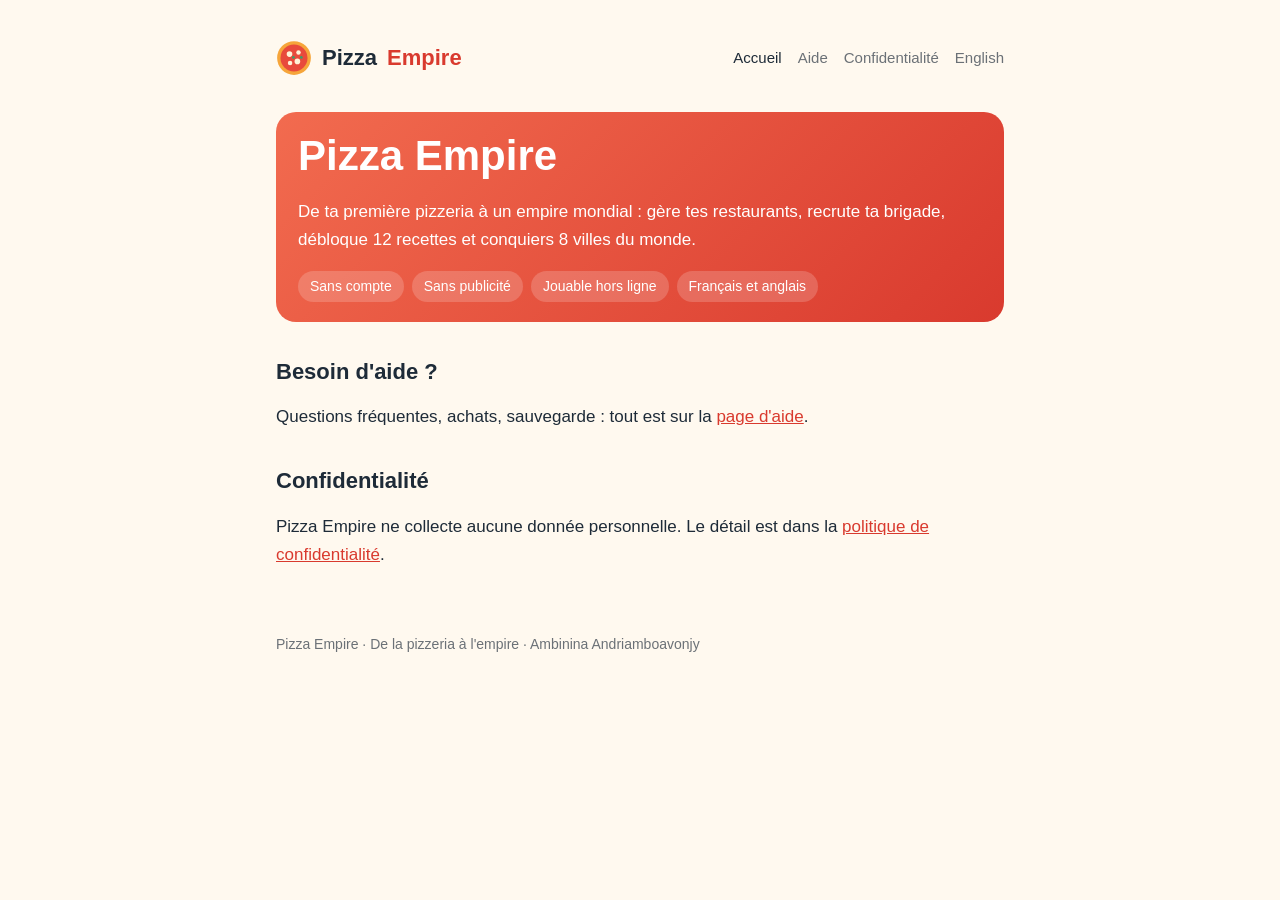
<file: index.html>
<!doctype html>
<html lang="fr"><head><meta charset="utf-8"><meta name="viewport" content="width=device-width,initial-scale=1">
<title>Accueil · Pizza Empire</title><meta name="description" content="Pizza Empire — De la pizzeria à l'empire">
<link rel="stylesheet" href="style.css"></head><body><main>
<header><a class="brand" href="index.html"><svg class="logo" viewBox="0 0 64 64" aria-hidden="true"><circle cx="32" cy="32" r="30" fill="#F6A53A"/><circle cx="32" cy="32" r="24" fill="#E84A3C"/><circle cx="24" cy="25" r="5" fill="#FFF3D8"/><circle cx="40" cy="22" r="4" fill="#FFF3D8"/><circle cx="38" cy="38" r="5" fill="#FFF3D8"/><circle cx="25" cy="41" r="4" fill="#FFF3D8"/><circle cx="31" cy="31" r="2.5" fill="#3D9B69"/><circle cx="45" cy="31" r="2.5" fill="#3D9B69"/></svg>Pizza <span>Empire</span></a><nav><a href="index.html" aria-current="page">Accueil</a><a href="support.html">Aide</a><a href="privacy.html">Confidentialité</a><a href="en/index.html" hreflang="en">English</a></nav></header>

<div class="card hero"><h1>Pizza Empire</h1>
<p>De ta première pizzeria à un empire mondial : gère tes restaurants, recrute ta brigade, débloque 12 recettes et conquiers 8 villes du monde.</p>
<ul class="chips"><li>Sans compte</li><li>Sans publicité</li><li>Jouable hors ligne</li><li>Français et anglais</li></ul></div>
<h2>Besoin d'aide ?</h2><p>Questions fréquentes, achats, sauvegarde : tout est sur la <a href="support.html">page d'aide</a>.</p>
<h2>Confidentialité</h2><p>Pizza Empire ne collecte aucune donnée personnelle. Le détail est dans la <a href="privacy.html">politique de confidentialité</a>.</p>

<footer>Pizza Empire · De la pizzeria à l'empire · Ambinina Andriamboavonjy</footer>
</main></body></html>
</file>
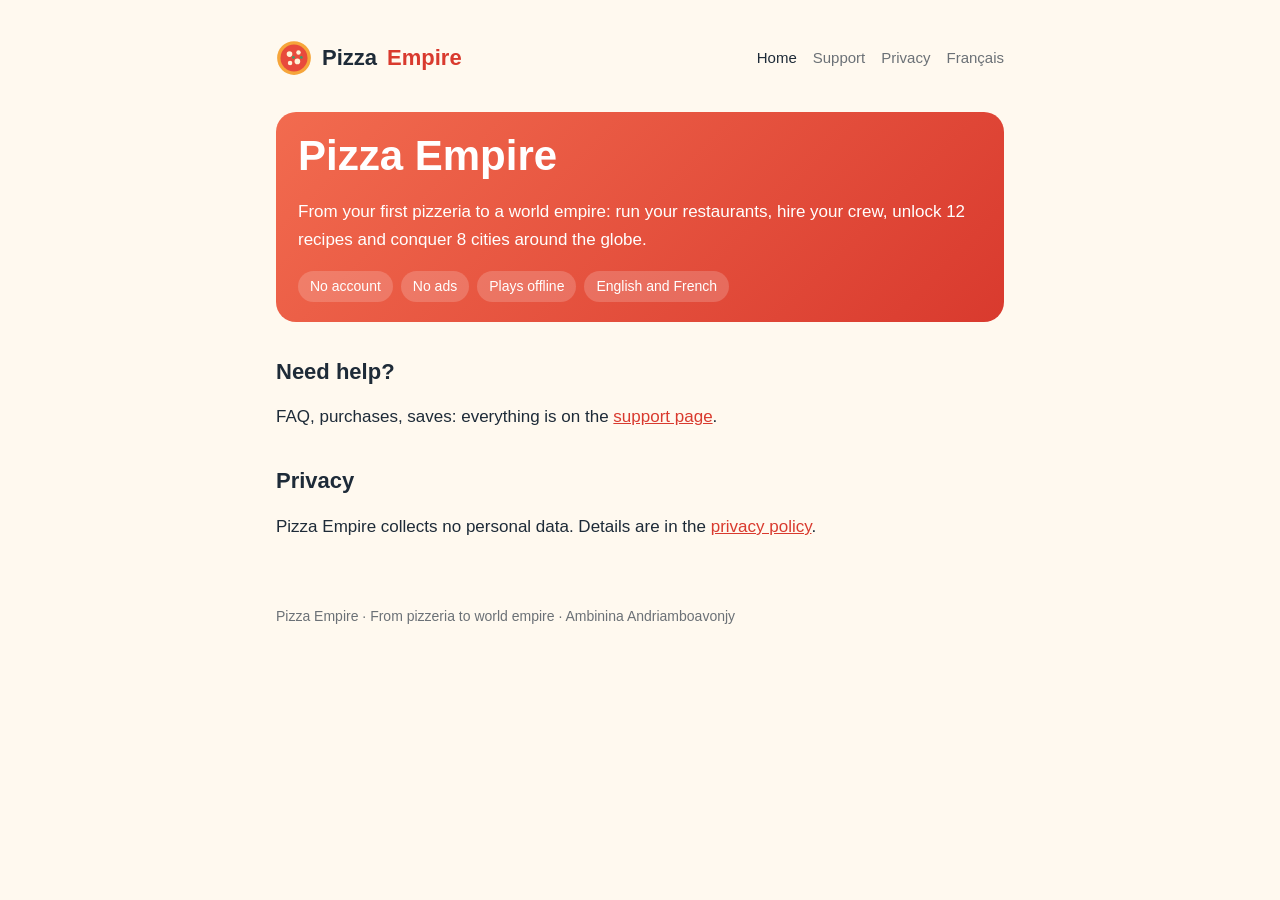
<file: en/index.html>
<!doctype html>
<html lang="en"><head><meta charset="utf-8"><meta name="viewport" content="width=device-width,initial-scale=1">
<title>Home · Pizza Empire</title><meta name="description" content="Pizza Empire — From pizzeria to world empire">
<link rel="stylesheet" href="../style.css"></head><body><main>
<header><a class="brand" href="index.html"><svg class="logo" viewBox="0 0 64 64" aria-hidden="true"><circle cx="32" cy="32" r="30" fill="#F6A53A"/><circle cx="32" cy="32" r="24" fill="#E84A3C"/><circle cx="24" cy="25" r="5" fill="#FFF3D8"/><circle cx="40" cy="22" r="4" fill="#FFF3D8"/><circle cx="38" cy="38" r="5" fill="#FFF3D8"/><circle cx="25" cy="41" r="4" fill="#FFF3D8"/><circle cx="31" cy="31" r="2.5" fill="#3D9B69"/><circle cx="45" cy="31" r="2.5" fill="#3D9B69"/></svg>Pizza <span>Empire</span></a><nav><a href="index.html" aria-current="page">Home</a><a href="support.html">Support</a><a href="privacy.html">Privacy</a><a href="../index.html" hreflang="fr">Français</a></nav></header>

<div class="card hero"><h1>Pizza Empire</h1>
<p>From your first pizzeria to a world empire: run your restaurants, hire your crew, unlock 12 recipes and conquer 8 cities around the globe.</p>
<ul class="chips"><li>No account</li><li>No ads</li><li>Plays offline</li><li>English and French</li></ul></div>
<h2>Need help?</h2><p>FAQ, purchases, saves: everything is on the <a href="support.html">support page</a>.</p>
<h2>Privacy</h2><p>Pizza Empire collects no personal data. Details are in the <a href="privacy.html">privacy policy</a>.</p>

<footer>Pizza Empire · From pizzeria to world empire · Ambinina Andriamboavonjy</footer>
</main></body></html>
</file>
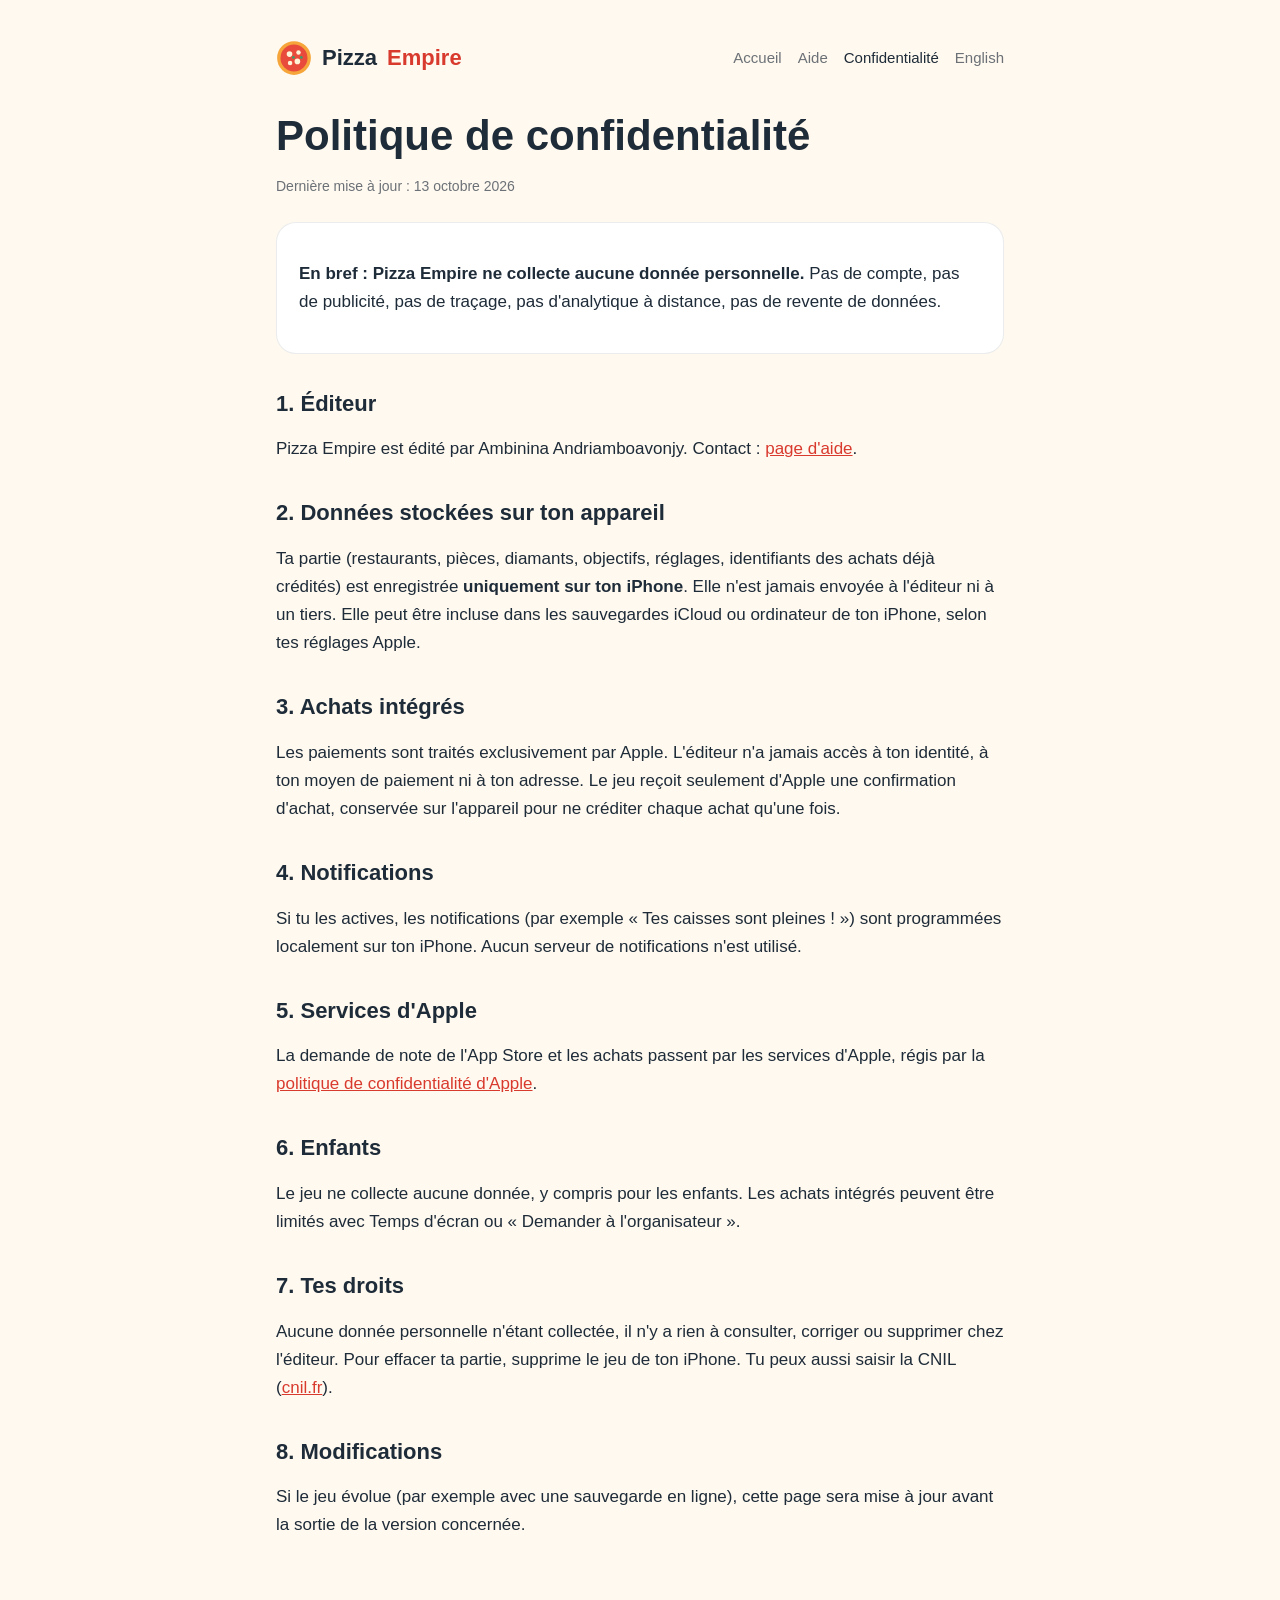
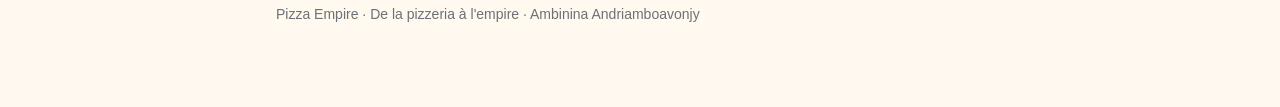
<file: privacy.html>
<!doctype html>
<html lang="fr"><head><meta charset="utf-8"><meta name="viewport" content="width=device-width,initial-scale=1">
<title>Confidentialité · Pizza Empire</title><meta name="description" content="Pizza Empire — De la pizzeria à l'empire">
<link rel="stylesheet" href="style.css"></head><body><main>
<header><a class="brand" href="index.html"><svg class="logo" viewBox="0 0 64 64" aria-hidden="true"><circle cx="32" cy="32" r="30" fill="#F6A53A"/><circle cx="32" cy="32" r="24" fill="#E84A3C"/><circle cx="24" cy="25" r="5" fill="#FFF3D8"/><circle cx="40" cy="22" r="4" fill="#FFF3D8"/><circle cx="38" cy="38" r="5" fill="#FFF3D8"/><circle cx="25" cy="41" r="4" fill="#FFF3D8"/><circle cx="31" cy="31" r="2.5" fill="#3D9B69"/><circle cx="45" cy="31" r="2.5" fill="#3D9B69"/></svg>Pizza <span>Empire</span></a><nav><a href="index.html">Accueil</a><a href="support.html">Aide</a><a href="privacy.html" aria-current="page">Confidentialité</a><a href="en/privacy.html" hreflang="en">English</a></nav></header>

<h1>Politique de confidentialité</h1><p class="meta">Dernière mise à jour : 13 octobre 2026</p>
<div class="card"><p><strong>En bref : Pizza Empire ne collecte aucune donnée personnelle.</strong> Pas de compte, pas de publicité, pas de traçage, pas d'analytique à distance, pas de revente de données.</p></div>

<h2>1. Éditeur</h2><p>Pizza Empire est édité par Ambinina Andriamboavonjy. Contact : <a href="support.html">page d'aide</a>.</p>

<h2>2. Données stockées sur ton appareil</h2>
<p>Ta partie (restaurants, pièces, diamants, objectifs, réglages, identifiants des achats déjà crédités) est enregistrée <strong>uniquement sur ton iPhone</strong>. Elle n'est jamais envoyée à l'éditeur ni à un tiers. Elle peut être incluse dans les sauvegardes iCloud ou ordinateur de ton iPhone, selon tes réglages Apple.</p>

<h2>3. Achats intégrés</h2>
<p>Les paiements sont traités exclusivement par Apple. L'éditeur n'a jamais accès à ton identité, à ton moyen de paiement ni à ton adresse. Le jeu reçoit seulement d'Apple une confirmation d'achat, conservée sur l'appareil pour ne créditer chaque achat qu'une fois.</p>

<h2>4. Notifications</h2>
<p>Si tu les actives, les notifications (par exemple « Tes caisses sont pleines ! ») sont programmées localement sur ton iPhone. Aucun serveur de notifications n'est utilisé.</p>

<h2>5. Services d'Apple</h2>
<p>La demande de note de l'App Store et les achats passent par les services d'Apple, régis par la <a href="https://www.apple.com/legal/privacy/">politique de confidentialité d'Apple</a>.</p>

<h2>6. Enfants</h2>
<p>Le jeu ne collecte aucune donnée, y compris pour les enfants. Les achats intégrés peuvent être limités avec Temps d'écran ou « Demander à l'organisateur ».</p>

<h2>7. Tes droits</h2>
<p>Aucune donnée personnelle n'étant collectée, il n'y a rien à consulter, corriger ou supprimer chez l'éditeur. Pour effacer ta partie, supprime le jeu de ton iPhone. Tu peux aussi saisir la CNIL (<a href="https://www.cnil.fr">cnil.fr</a>).</p>

<h2>8. Modifications</h2>
<p>Si le jeu évolue (par exemple avec une sauvegarde en ligne), cette page sera mise à jour avant la sortie de la version concernée.</p>

<footer>Pizza Empire · De la pizzeria à l'empire · Ambinina Andriamboavonjy</footer>
</main></body></html>
</file>
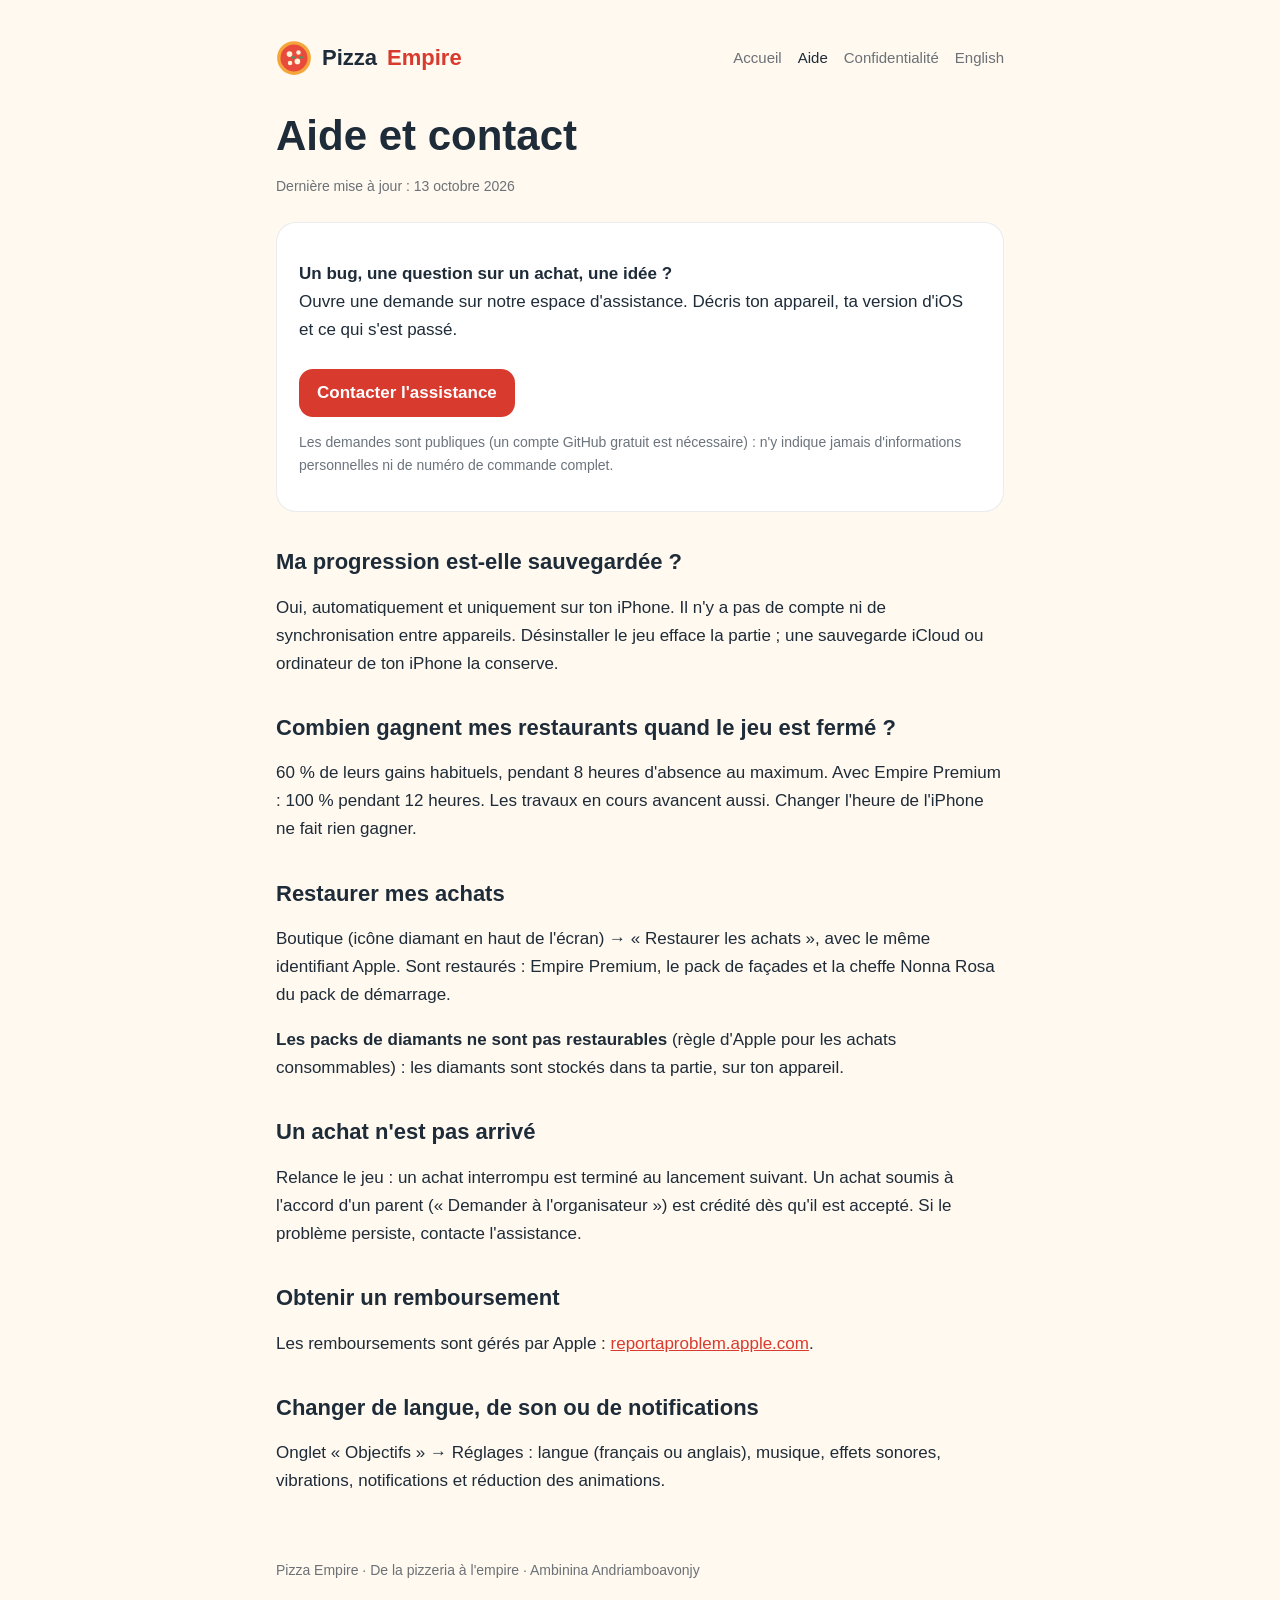
<file: support.html>
<!doctype html>
<html lang="fr"><head><meta charset="utf-8"><meta name="viewport" content="width=device-width,initial-scale=1">
<title>Aide · Pizza Empire</title><meta name="description" content="Pizza Empire — De la pizzeria à l'empire">
<link rel="stylesheet" href="style.css"></head><body><main>
<header><a class="brand" href="index.html"><svg class="logo" viewBox="0 0 64 64" aria-hidden="true"><circle cx="32" cy="32" r="30" fill="#F6A53A"/><circle cx="32" cy="32" r="24" fill="#E84A3C"/><circle cx="24" cy="25" r="5" fill="#FFF3D8"/><circle cx="40" cy="22" r="4" fill="#FFF3D8"/><circle cx="38" cy="38" r="5" fill="#FFF3D8"/><circle cx="25" cy="41" r="4" fill="#FFF3D8"/><circle cx="31" cy="31" r="2.5" fill="#3D9B69"/><circle cx="45" cy="31" r="2.5" fill="#3D9B69"/></svg>Pizza <span>Empire</span></a><nav><a href="index.html">Accueil</a><a href="support.html" aria-current="page">Aide</a><a href="privacy.html">Confidentialité</a><a href="en/support.html" hreflang="en">English</a></nav></header>

<h1>Aide et contact</h1><p class="meta">Dernière mise à jour : 13 octobre 2026</p>
<div class="card"><p><strong>Un bug, une question sur un achat, une idée ?</strong><br>
Ouvre une demande sur notre espace d'assistance. Décris ton appareil, ta version d'iOS et ce qui s'est passé.</p>
<a class="button" href="https://github.com/ambinina1985/pizza-empire-support/issues/new">Contacter l'assistance</a>
<p class="meta">Les demandes sont publiques (un compte GitHub gratuit est nécessaire) : n'y indique jamais d'informations personnelles ni de numéro de commande complet.</p></div>

<h2>Ma progression est-elle sauvegardée ?</h2>
<p>Oui, automatiquement et uniquement sur ton iPhone. Il n'y a pas de compte ni de synchronisation entre appareils. Désinstaller le jeu efface la partie ; une sauvegarde iCloud ou ordinateur de ton iPhone la conserve.</p>

<h2>Combien gagnent mes restaurants quand le jeu est fermé ?</h2>
<p>60 % de leurs gains habituels, pendant 8 heures d'absence au maximum. Avec Empire Premium : 100 % pendant 12 heures. Les travaux en cours avancent aussi. Changer l'heure de l'iPhone ne fait rien gagner.</p>

<h2>Restaurer mes achats</h2>
<p>Boutique (icône diamant en haut de l'écran) → « Restaurer les achats », avec le même identifiant Apple. Sont restaurés : Empire Premium, le pack de façades et la cheffe Nonna Rosa du pack de démarrage.</p>
<p><strong>Les packs de diamants ne sont pas restaurables</strong> (règle d'Apple pour les achats consommables) : les diamants sont stockés dans ta partie, sur ton appareil.</p>

<h2>Un achat n'est pas arrivé</h2>
<p>Relance le jeu : un achat interrompu est terminé au lancement suivant. Un achat soumis à l'accord d'un parent (« Demander à l'organisateur ») est crédité dès qu'il est accepté. Si le problème persiste, contacte l'assistance.</p>

<h2>Obtenir un remboursement</h2>
<p>Les remboursements sont gérés par Apple : <a href="https://reportaproblem.apple.com">reportaproblem.apple.com</a>.</p>

<h2>Changer de langue, de son ou de notifications</h2>
<p>Onglet « Objectifs » → Réglages : langue (français ou anglais), musique, effets sonores, vibrations, notifications et réduction des animations.</p>

<footer>Pizza Empire · De la pizzeria à l'empire · Ambinina Andriamboavonjy</footer>
</main></body></html>
</file>
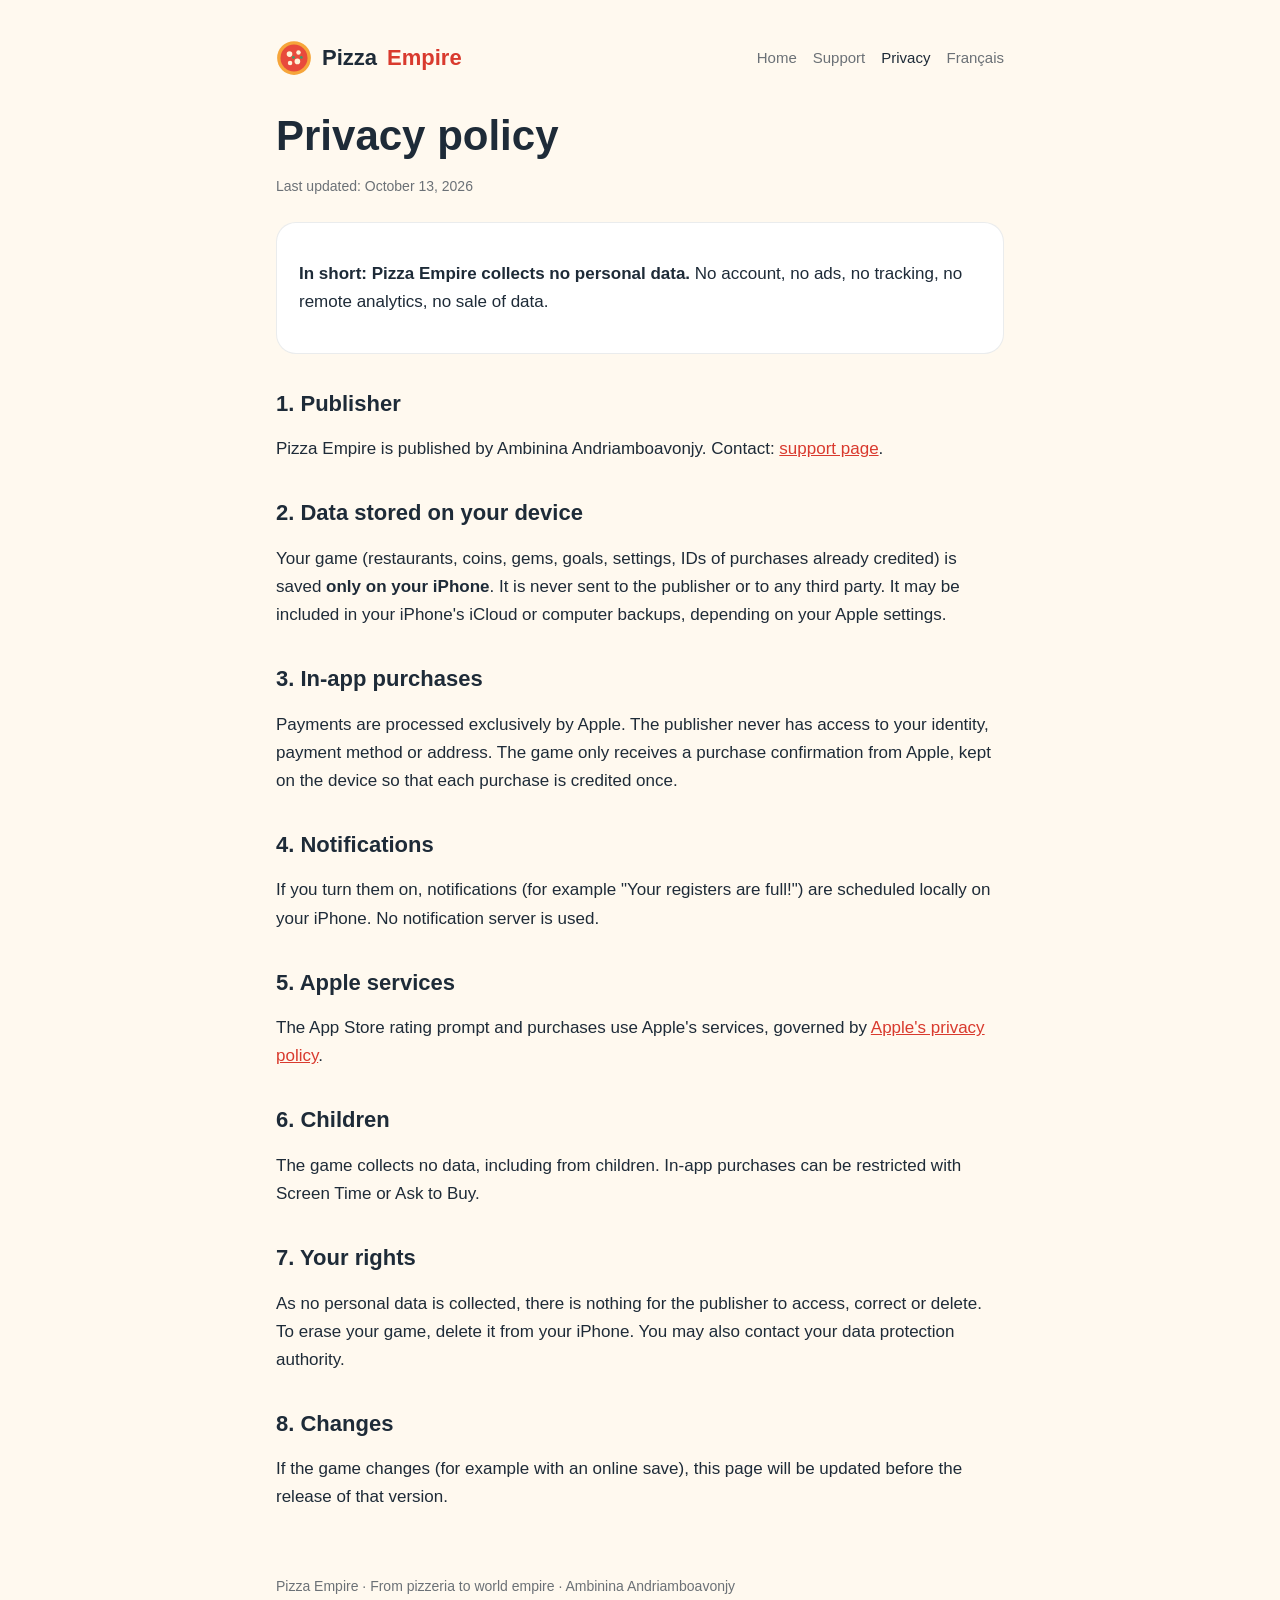
<file: en/privacy.html>
<!doctype html>
<html lang="en"><head><meta charset="utf-8"><meta name="viewport" content="width=device-width,initial-scale=1">
<title>Privacy · Pizza Empire</title><meta name="description" content="Pizza Empire — From pizzeria to world empire">
<link rel="stylesheet" href="../style.css"></head><body><main>
<header><a class="brand" href="index.html"><svg class="logo" viewBox="0 0 64 64" aria-hidden="true"><circle cx="32" cy="32" r="30" fill="#F6A53A"/><circle cx="32" cy="32" r="24" fill="#E84A3C"/><circle cx="24" cy="25" r="5" fill="#FFF3D8"/><circle cx="40" cy="22" r="4" fill="#FFF3D8"/><circle cx="38" cy="38" r="5" fill="#FFF3D8"/><circle cx="25" cy="41" r="4" fill="#FFF3D8"/><circle cx="31" cy="31" r="2.5" fill="#3D9B69"/><circle cx="45" cy="31" r="2.5" fill="#3D9B69"/></svg>Pizza <span>Empire</span></a><nav><a href="index.html">Home</a><a href="support.html">Support</a><a href="privacy.html" aria-current="page">Privacy</a><a href="../privacy.html" hreflang="fr">Français</a></nav></header>

<h1>Privacy policy</h1><p class="meta">Last updated: October 13, 2026</p>
<div class="card"><p><strong>In short: Pizza Empire collects no personal data.</strong> No account, no ads, no tracking, no remote analytics, no sale of data.</p></div>

<h2>1. Publisher</h2><p>Pizza Empire is published by Ambinina Andriamboavonjy. Contact: <a href="support.html">support page</a>.</p>

<h2>2. Data stored on your device</h2>
<p>Your game (restaurants, coins, gems, goals, settings, IDs of purchases already credited) is saved <strong>only on your iPhone</strong>. It is never sent to the publisher or to any third party. It may be included in your iPhone's iCloud or computer backups, depending on your Apple settings.</p>

<h2>3. In-app purchases</h2>
<p>Payments are processed exclusively by Apple. The publisher never has access to your identity, payment method or address. The game only receives a purchase confirmation from Apple, kept on the device so that each purchase is credited once.</p>

<h2>4. Notifications</h2>
<p>If you turn them on, notifications (for example "Your registers are full!") are scheduled locally on your iPhone. No notification server is used.</p>

<h2>5. Apple services</h2>
<p>The App Store rating prompt and purchases use Apple's services, governed by <a href="https://www.apple.com/legal/privacy/">Apple's privacy policy</a>.</p>

<h2>6. Children</h2>
<p>The game collects no data, including from children. In-app purchases can be restricted with Screen Time or Ask to Buy.</p>

<h2>7. Your rights</h2>
<p>As no personal data is collected, there is nothing for the publisher to access, correct or delete. To erase your game, delete it from your iPhone. You may also contact your data protection authority.</p>

<h2>8. Changes</h2>
<p>If the game changes (for example with an online save), this page will be updated before the release of that version.</p>

<footer>Pizza Empire · From pizzeria to world empire · Ambinina Andriamboavonjy</footer>
</main></body></html>
</file>
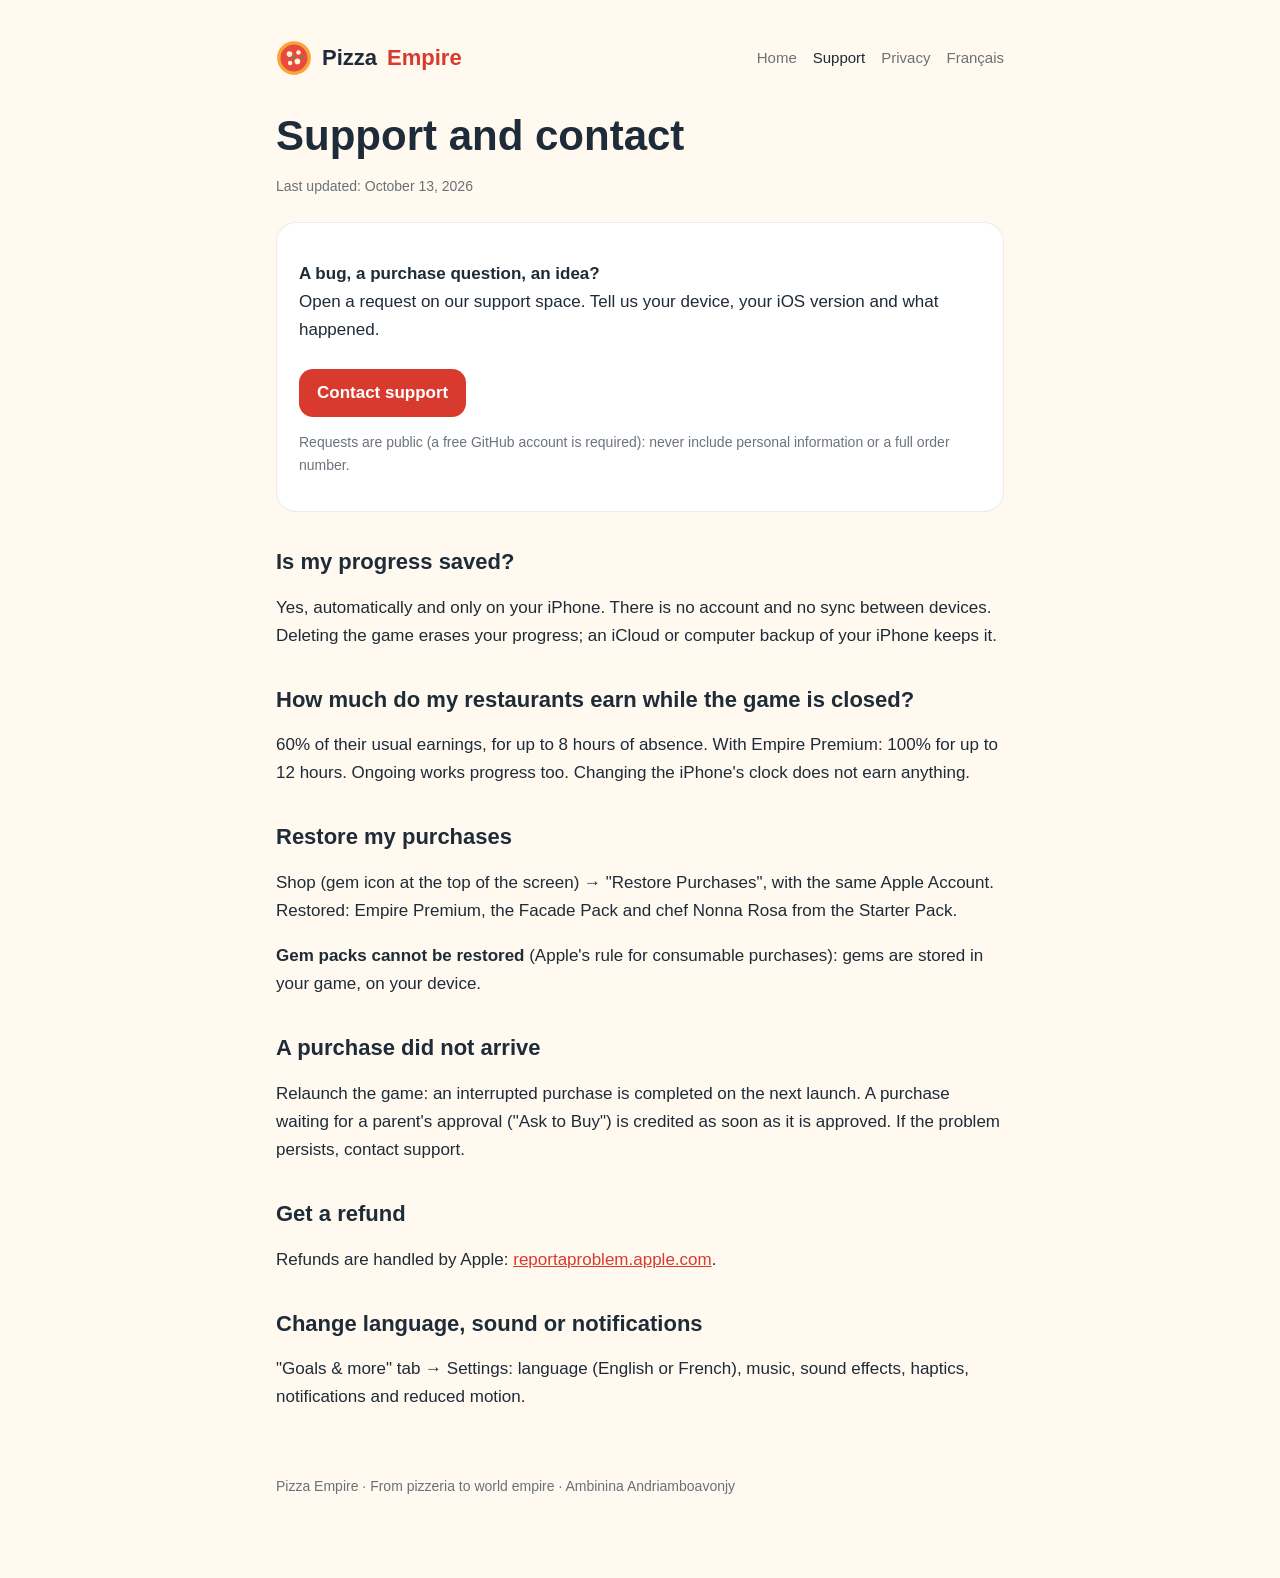
<file: en/support.html>
<!doctype html>
<html lang="en"><head><meta charset="utf-8"><meta name="viewport" content="width=device-width,initial-scale=1">
<title>Support · Pizza Empire</title><meta name="description" content="Pizza Empire — From pizzeria to world empire">
<link rel="stylesheet" href="../style.css"></head><body><main>
<header><a class="brand" href="index.html"><svg class="logo" viewBox="0 0 64 64" aria-hidden="true"><circle cx="32" cy="32" r="30" fill="#F6A53A"/><circle cx="32" cy="32" r="24" fill="#E84A3C"/><circle cx="24" cy="25" r="5" fill="#FFF3D8"/><circle cx="40" cy="22" r="4" fill="#FFF3D8"/><circle cx="38" cy="38" r="5" fill="#FFF3D8"/><circle cx="25" cy="41" r="4" fill="#FFF3D8"/><circle cx="31" cy="31" r="2.5" fill="#3D9B69"/><circle cx="45" cy="31" r="2.5" fill="#3D9B69"/></svg>Pizza <span>Empire</span></a><nav><a href="index.html">Home</a><a href="support.html" aria-current="page">Support</a><a href="privacy.html">Privacy</a><a href="../support.html" hreflang="fr">Français</a></nav></header>

<h1>Support and contact</h1><p class="meta">Last updated: October 13, 2026</p>
<div class="card"><p><strong>A bug, a purchase question, an idea?</strong><br>
Open a request on our support space. Tell us your device, your iOS version and what happened.</p>
<a class="button" href="https://github.com/ambinina1985/pizza-empire-support/issues/new">Contact support</a>
<p class="meta">Requests are public (a free GitHub account is required): never include personal information or a full order number.</p></div>

<h2>Is my progress saved?</h2>
<p>Yes, automatically and only on your iPhone. There is no account and no sync between devices. Deleting the game erases your progress; an iCloud or computer backup of your iPhone keeps it.</p>

<h2>How much do my restaurants earn while the game is closed?</h2>
<p>60% of their usual earnings, for up to 8 hours of absence. With Empire Premium: 100% for up to 12 hours. Ongoing works progress too. Changing the iPhone's clock does not earn anything.</p>

<h2>Restore my purchases</h2>
<p>Shop (gem icon at the top of the screen) → "Restore Purchases", with the same Apple Account. Restored: Empire Premium, the Facade Pack and chef Nonna Rosa from the Starter Pack.</p>
<p><strong>Gem packs cannot be restored</strong> (Apple's rule for consumable purchases): gems are stored in your game, on your device.</p>

<h2>A purchase did not arrive</h2>
<p>Relaunch the game: an interrupted purchase is completed on the next launch. A purchase waiting for a parent's approval ("Ask to Buy") is credited as soon as it is approved. If the problem persists, contact support.</p>

<h2>Get a refund</h2>
<p>Refunds are handled by Apple: <a href="https://reportaproblem.apple.com">reportaproblem.apple.com</a>.</p>

<h2>Change language, sound or notifications</h2>
<p>"Goals &amp; more" tab → Settings: language (English or French), music, sound effects, haptics, notifications and reduced motion.</p>

<footer>Pizza Empire · From pizzeria to world empire · Ambinina Andriamboavonjy</footer>
</main></body></html>
</file>
<file: style.css>
:root{--ink:#1E2B38;--soft:#1e2b38a8;--bg:#FFF9EF;--card:#FFFFFF;--accent:#D93A2E;--gold:#B7791F;--line:#1e2b3817;--chip:#FFF3D8}
@media (prefers-color-scheme:dark){:root:not([data-theme="light"]){--ink:#F7EFE3;--soft:#f7efe3a3;--bg:#10202F;--card:#17324D;--accent:#FF7A5C;--gold:#F6C453;--line:#ffffff1c;--chip:#1d3a57}}
*{box-sizing:border-box}
body{margin:0;background:var(--bg);color:var(--ink);font:17px/1.65 ui-rounded,-apple-system,BlinkMacSystemFont,"Segoe UI",sans-serif}
main{max-width:760px;margin:0 auto;padding:40px 16px 80px}
header{display:flex;align-items:center;justify-content:space-between;flex-wrap:wrap;gap:12px;margin-bottom:36px}
.brand{display:flex;align-items:center;gap:10px;font-weight:900;font-size:22px;color:var(--ink);text-decoration:none}
.brand span{color:var(--accent)}
.logo{width:36px;height:36px}
nav{display:flex;flex-wrap:wrap;gap:6px 16px}
nav a{color:var(--soft);text-decoration:none;font-size:15px}nav a:hover,nav a[aria-current]{color:var(--ink)}
h1{font-weight:900;font-size:clamp(30px,6vw,42px);line-height:1.15;margin:0 0 8px}
h2{font-weight:800;font-size:22px;line-height:1.3;margin:36px 0 8px}
.meta{color:var(--soft);font-size:14px}
.card{background:var(--card);border:1px solid var(--line);border-radius:20px;padding:20px 22px;margin:24px 0}
.hero{background:linear-gradient(135deg,#F26B4F,#D93A2E);color:#fff;border:0}
.hero a{color:#fff}
.chips{display:flex;flex-wrap:wrap;gap:8px;margin:16px 0 0;padding:0;list-style:none}
.chips li{background:var(--chip);border-radius:999px;padding:4px 12px;font-size:14px}
.hero .chips li{background:#ffffff2e}
.button{display:inline-block;background:var(--accent);color:#fff;font-weight:800;text-decoration:none;border-radius:14px;padding:10px 18px;margin-top:8px}
.hero .button{background:#fff;color:#D93A2E}
table{width:100%;border-collapse:collapse;font-size:15px}td,th{border-bottom:1px solid var(--line);padding:10px 8px;text-align:left;vertical-align:top}
a{color:var(--accent)}
footer{margin-top:64px;color:var(--soft);font-size:14px}
</file>
